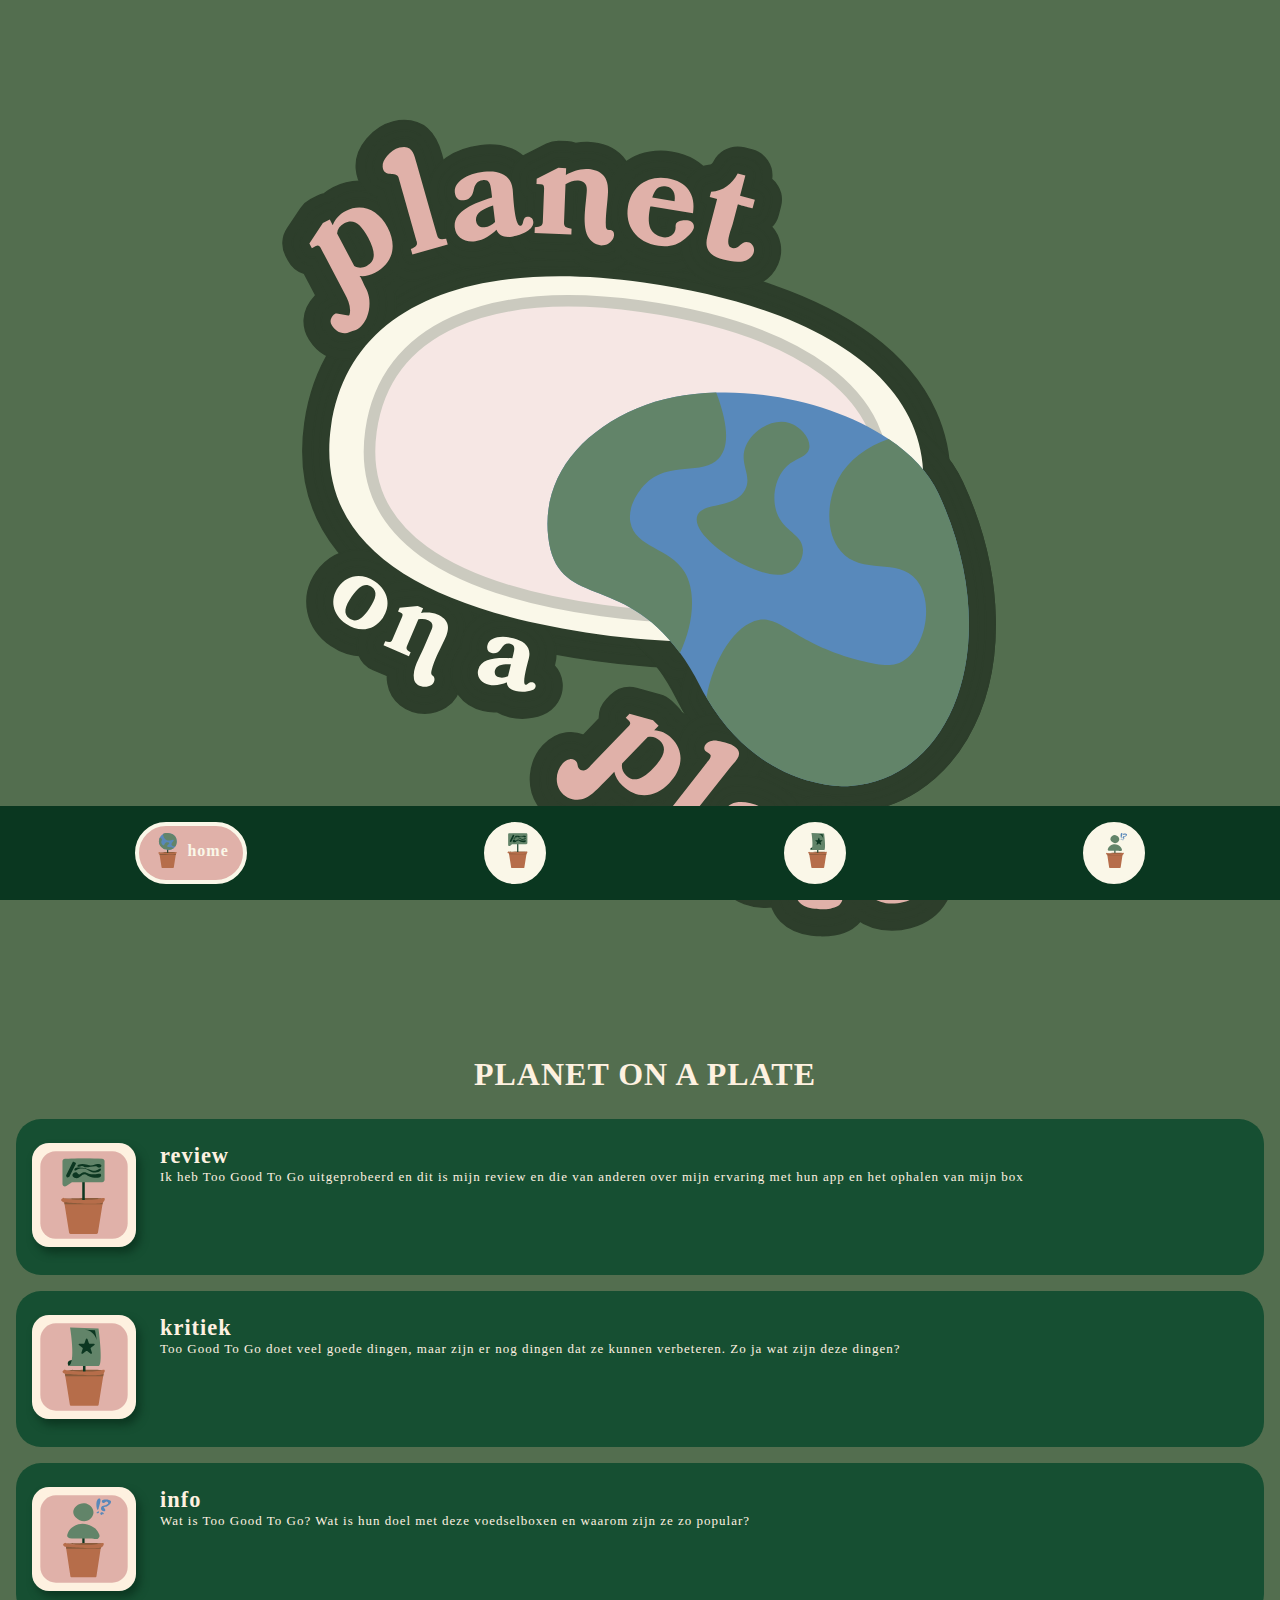
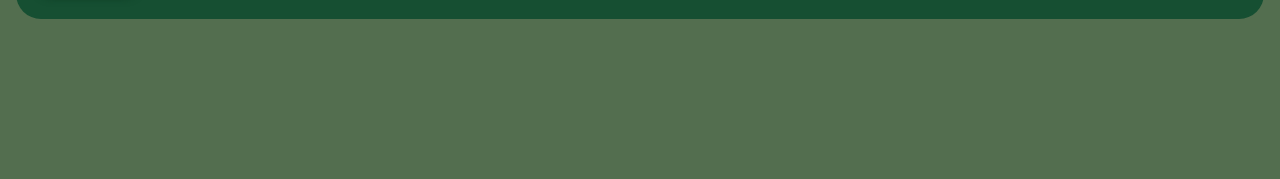
<file: index.html>
<!DOCTYPE html>
<html lang="nl">
<head>
    <meta charset="UTF-8">
    <link rel="stylesheet" href="css/style.css">
    <meta name="viewport" content="width=device-width, initial-scale=1.0">
    <title>planet on a plate</title>
</head>

<body class="page1">

    <img id="logo" src="images/logov2.svg" alt="logo planet on a plate">
    
    <h1>
        PLANET ON A PLATE
    </h1>

    <section>
        <a class="nav-homepage" href="review.html">
                <img src="images/icoon-review-v2.svg" alt="icoon van review pagina">
        </a>

        <div class="boxes">
            <h2>
                review
            </h2>
            <p>
                Ik heb Too Good To Go uitgeprobeerd en dit is mijn review en die van anderen over mijn ervaring met hun app en het ophalen van mijn box
            </p>
        </div>
    </section>

    <section>
        <a class="nav-homepage" href="kritiek.html">
            <img src="images/icoon-kritiek-v2.svg" alt="icoon van kritiek pagina">
        </a>

        <div class="boxes">
            <h2>
                kritiek
            </h2>
            <p>
                Too Good To Go doet veel goede dingen, maar zijn er nog dingen dat ze kunnen verbeteren. Zo ja wat zijn deze dingen?
            </p>
        </div>
    </section>

    <section>
        <a class="nav-homepage" href="info.html">
            <img src="images/icoon-info-v2.svg" alt="icoon van de informatie pagina">
        </a>
        <div class="boxes">
            <h2>
                info
            </h2>
            <p>
                Wat is Too Good To Go? Wat is hun doel met deze voedselboxen en waarom zijn ze zo popular?
            </p>
        </div>
    </section>
    <nav>
        <a id ="button1" href="index.html"> <img class ="icon" src = "images/icoon-home-v3.svg" alt="icoon van home pagina"> <p id="buttontext">home</p> </a>
        <a href="review.html"><img class ="icon" src = "images/icoon-review-v3.svg" alt="icoon van review pagina"></a>
        <a href="kritiek.html"><img class ="icon" src = "images/icoon-kritiek-v3.svg" alt="icoon van kritiek pagina"></a>
        <a href="info.html"><img class ="icon" src = "images/icoon-info-v3.svg" alt="icoon van informatiepagina"></a>
     </nav>

</body>
</html>
</file>
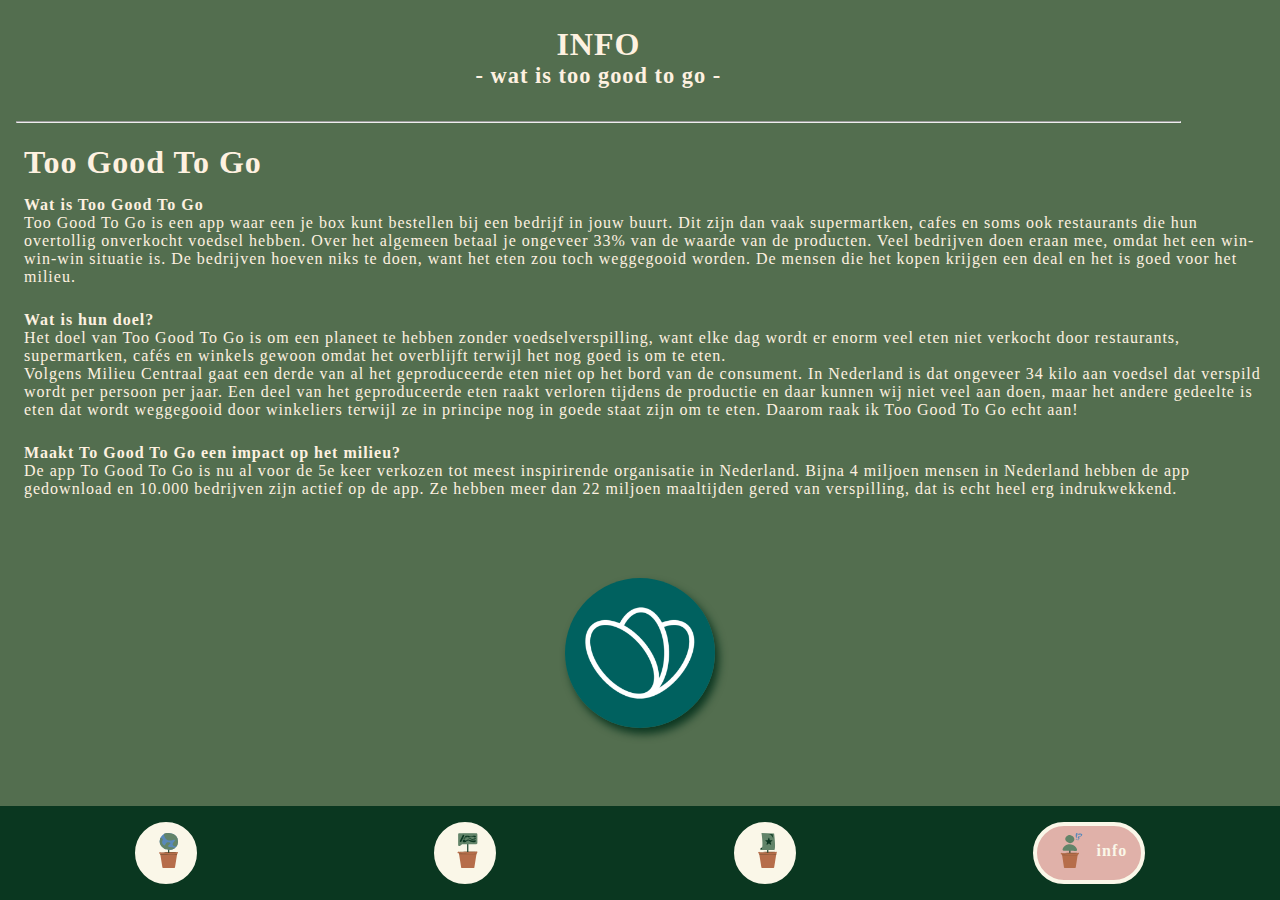
<file: info.html>
<!DOCTYPE html>
<html lang="nl">
<head>
    <meta charset="UTF-8">
    <link rel="stylesheet" href="css/style.css">
    <meta name="viewport" content="width=device-width, initial-scale=1.0">
    <title>planet on a plate</title>
</head>

<body class="page4">
    
    <header>
        <h1>
            INFO
        </h1>

        <h2>
            - wat is too good to go -
        </h2>
        <hr>
    </header>

    <h3>
        Too Good To Go
    </h3>

    <h4>
        Wat is Too Good To Go
    </h4>
    <p>
        Too Good To Go is een app waar een je box kunt bestellen bij een bedrijf in jouw buurt. Dit zijn dan vaak supermartken, cafes en soms ook restaurants die hun overtollig onverkocht voedsel hebben.
        Over het algemeen betaal je ongeveer 33% van de waarde van de producten. Veel bedrijven doen eraan mee, omdat het een win-win-win situatie is. De bedrijven hoeven niks te doen, want het eten zou toch weggegooid worden. De mensen die het kopen krijgen een deal en het is goed voor het milieu.


    </p>

    <h4>
        Wat is hun doel?
    </h4>
    <p>
        Het doel van Too Good To Go is om een planeet te hebben zonder voedselverspilling, want elke dag wordt er enorm veel eten niet verkocht door restaurants, supermartken, cafés en winkels gewoon omdat het overblijft terwijl het nog goed is om te eten. <br>
        Volgens Milieu Centraal gaat een derde van al het geproduceerde eten niet op het bord van de consument. In Nederland is dat ongeveer 34 kilo aan voedsel dat verspild wordt per persoon per jaar. Een deel van het geproduceerde eten raakt verloren tijdens de productie en daar kunnen wij niet veel aan doen, maar het andere gedeelte is eten dat wordt weggegooid door winkeliers terwijl ze in principe nog in goede staat zijn om te eten. Daarom raak ik Too Good To Go echt aan!
    </p>

    <h4>
        Maakt To Good To Go een impact op het milieu?
    </h4>
    <p>
        De app To Good To Go is nu al voor de 5e keer verkozen tot meest inspirirende organisatie in Nederland. Bijna 4 miljoen mensen in Nederland hebben de app gedownload en 10.000 bedrijven zijn actief op de app. Ze hebben meer dan 22 miljoen maaltijden gered van verspilling, dat is echt heel erg indrukwekkend. 
    </p>

    
    <a href="https://www.toogoodtogo.com/nl"><img class="logotgtg" src="images/tgtglogo.png" alt="logo van too good to go app"></a>

    <nav>
        <a href="index.html"> <img class ="icon" src = "images/icoon-home-v3.svg" alt="icoon van homepagina">  </a>
        <a href="review.html"><img class ="icon" src = "images/icoon-review-v3.svg" alt="icoon van reviewpagina"></a>
        <a href="kritiek.html"><img class ="icon" src = "images/icoon-kritiek-v3.svg" alt="icoon van kritiekpagina"></a>
        <a id="button4" href="info.html"><img class ="icon" src = "images/icoon-info-v3.svg" alt="icoon van informatiepagina"><p id="buttontext">info</p> </a>
     </nav>

</body>
</html>
</file>
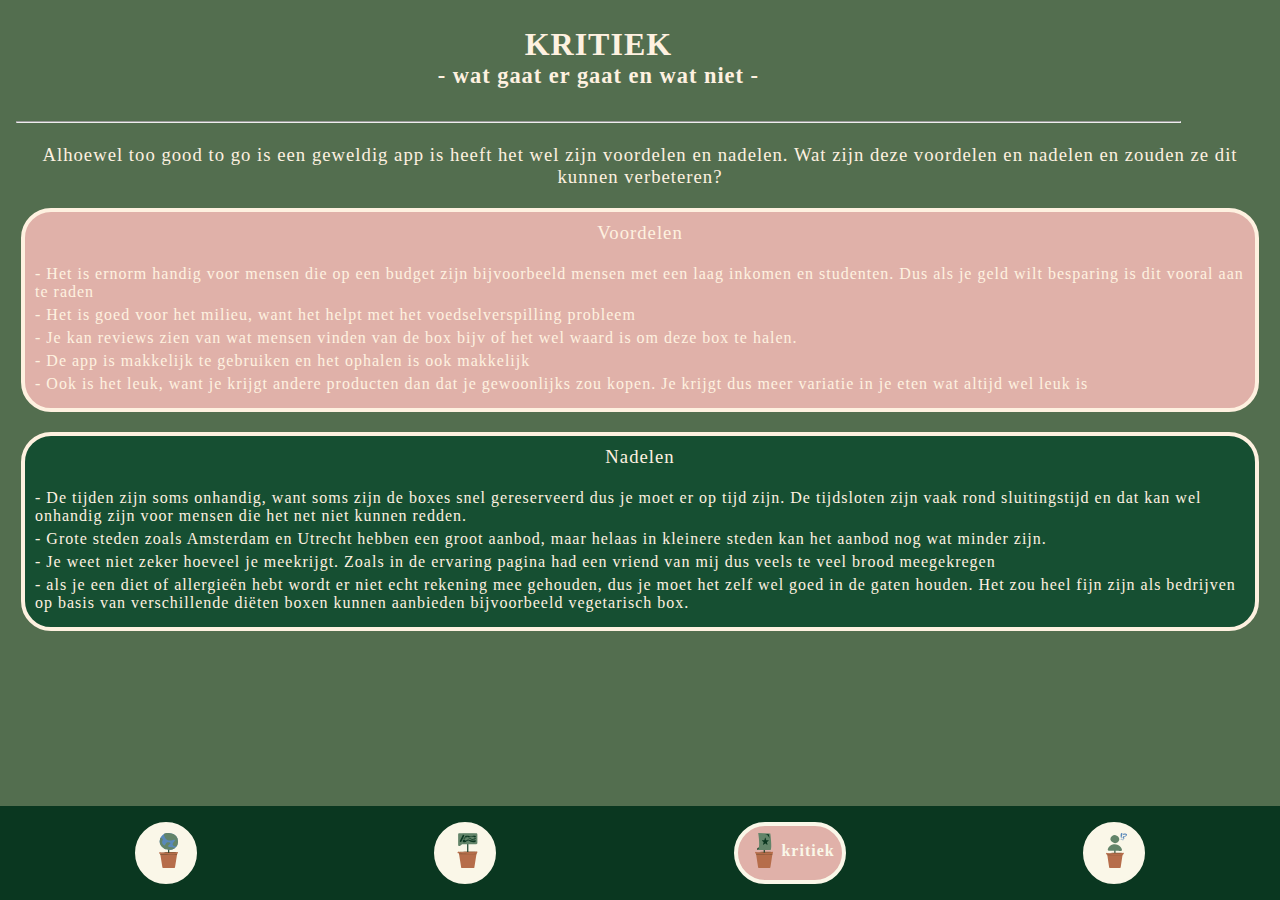
<file: kritiek.html>
<!DOCTYPE html>
<html lang="nl">
<head>
    <meta charset="UTF-8">
    <link rel="stylesheet" href="css/style.css">
    <meta name="viewport" content="width=device-width, initial-scale=1.0">
    <title>planet on a plate</title>
</head>

<body class="page3">
    <header>
        <h1>
            KRITIEK
        </h1>

        <h2>
            - wat gaat er gaat en wat niet - 
        </h2>
        <hr>
    </header>

    <article class="kritiek">
        <h3>
            Alhoewel too good to go is een geweldig app is heeft het wel zijn voordelen en nadelen. Wat zijn deze voordelen en nadelen en zouden ze dit kunnen verbeteren?
        </h3>

        <section>
        <h3>Voordelen</h3>
        <ul>

            <li>- Het is ernorm handig voor mensen die op een budget zijn bijvoorbeeld mensen met een laag inkomen en studenten. Dus als je geld wilt besparing is dit vooral aan te raden </li>

            <li>- Het is goed voor het milieu, want het helpt met het voedselverspilling probleem </li>

            <li>- Je kan reviews zien van wat mensen vinden van de box bijv of het wel waard is om deze box te halen.</li>

            <li>- De app is makkelijk te gebruiken en het ophalen is ook makkelijk</li>

            <li>- Ook is het leuk, want je krijgt andere producten dan dat je gewoonlijks zou kopen. Je krijgt dus meer variatie in je eten wat altijd wel leuk is </li>
        </ul>
        </section>

        <section>
        <h3>Nadelen</h3>
        <ul>

            
            <li> - De tijden zijn soms onhandig, want soms zijn de boxes snel gereserveerd dus je moet er op tijd zijn. De tijdsloten zijn vaak rond sluitingstijd en dat kan wel onhandig zijn voor mensen die het net niet kunnen redden. </li>

            <li> - Grote steden zoals Amsterdam en Utrecht hebben een groot aanbod, maar helaas in kleinere steden kan het aanbod nog wat minder zijn. </li>

            <li>- Je weet niet zeker hoeveel je meekrijgt. Zoals in de ervaring pagina had een vriend van mij dus veels te veel brood meegekregen </li>

            <li>- als je een diet of allergieën hebt wordt er niet echt rekening mee gehouden, dus je moet het zelf wel goed in de gaten houden. Het zou heel fijn zijn als bedrijven op basis van verschillende diëten boxen kunnen aanbieden bijvoorbeeld vegetarisch box. </li>
        </ul>
        </section>
    </article>





    <nav>
        <a href="index.html"> <img class ="icon" src= "images/icoon-home-v3.svg" alt="icoon van home pagina"></a>
        <a href="review.html"><img class ="icon" src= "images/icoon-review-v3.svg" alt="icoon van review pagina"></a>
        <a id="button3" href="kritiek.html"><img class ="icon" src= "images/icoon-kritiek-v3.svg" alt="icoon van kritiek pagina"> <p id="buttontext">kritiek</p></a>
        <a href="info.html"><img class ="icon" src = "images/icoon-info-v3.svg" alt="icoon van informatiepagina"></a>
     </nav>

</body>
</html>
</file>
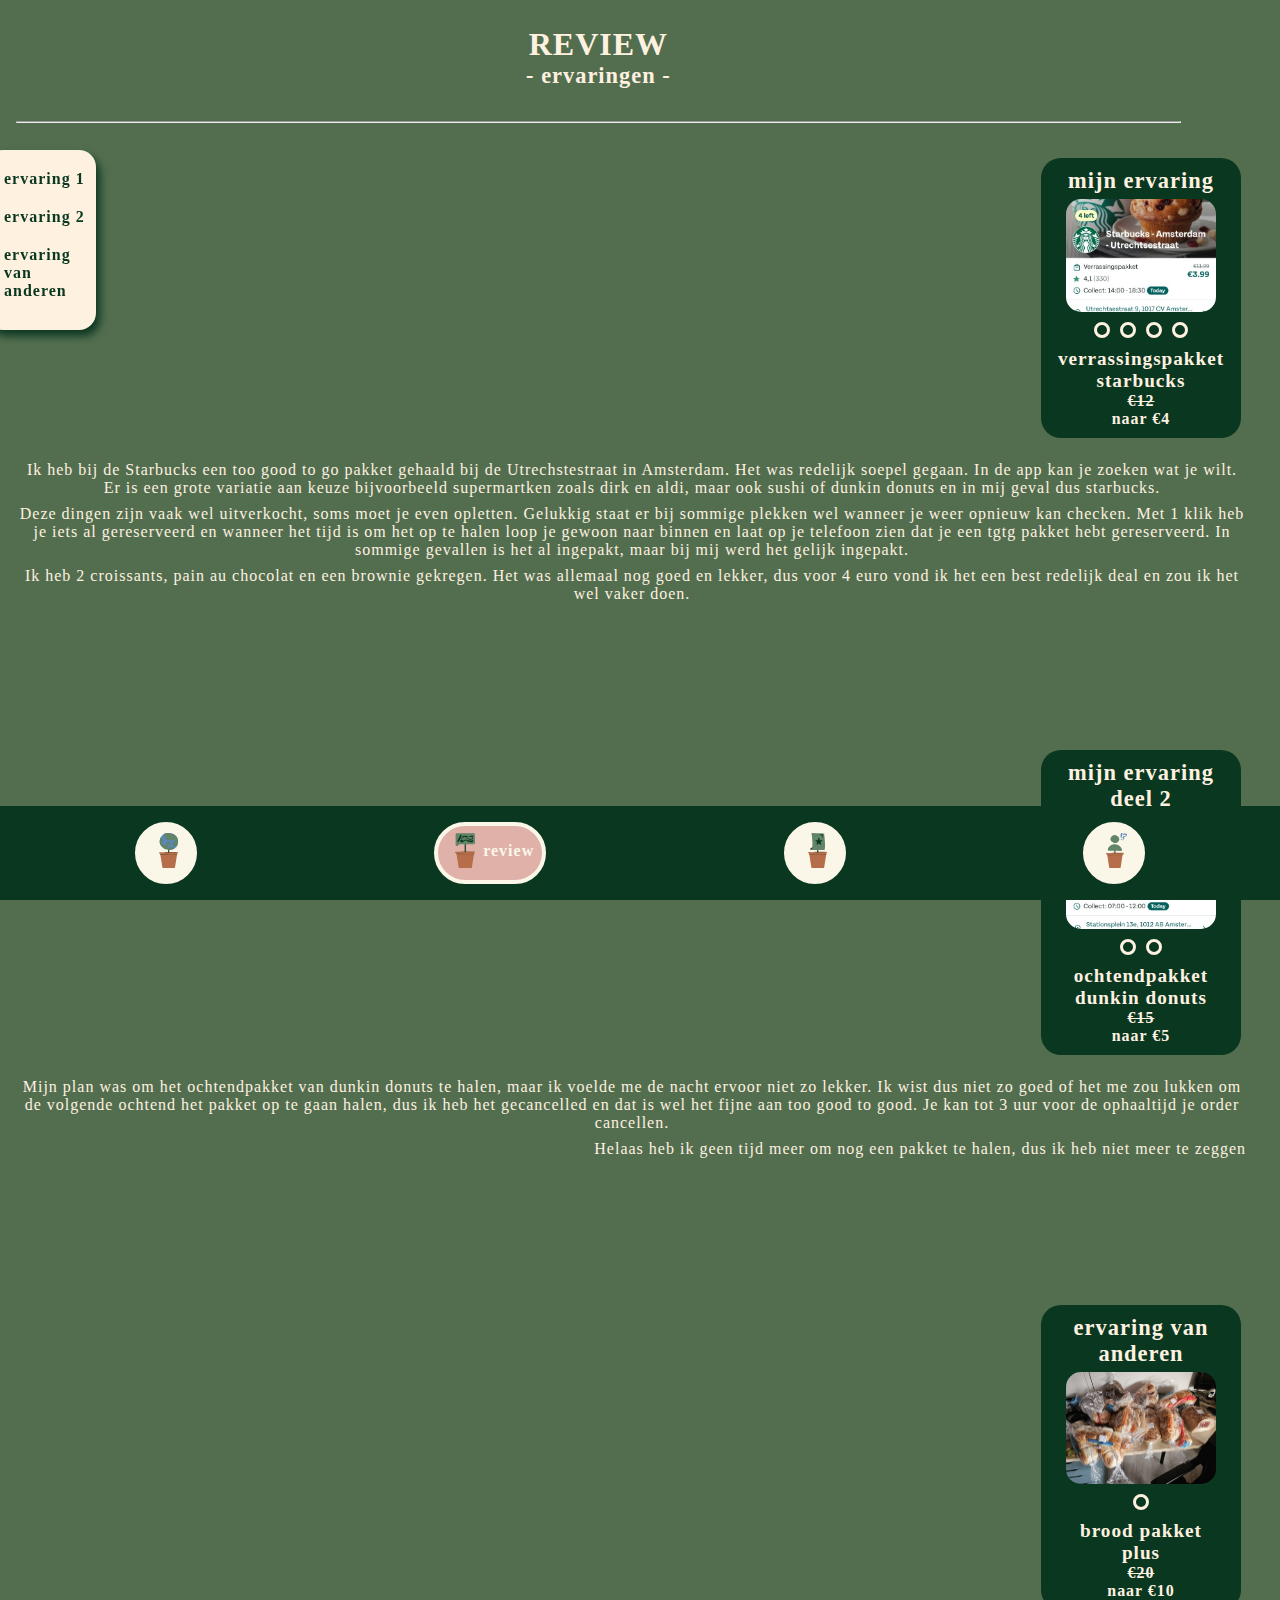
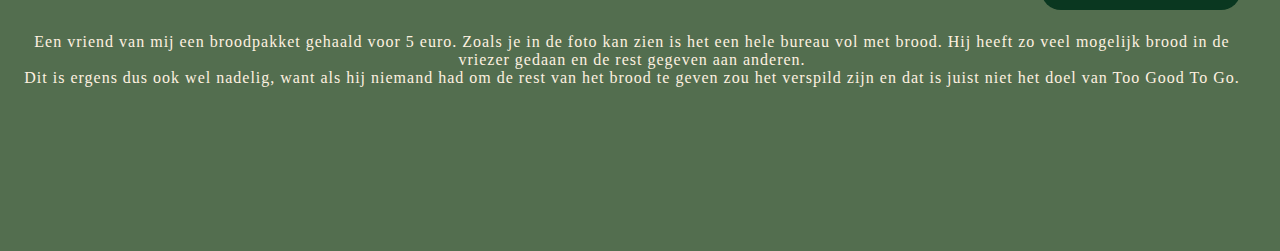
<file: review.html>
<!DOCTYPE html>
<html lang="nl">
<head>
    <meta charset="UTF-8">
    <link rel="stylesheet" href="css/style.css">
    <meta name="viewport" content="width=device-width, initial-scale=1.0">
    <title>planet on a plate</title>
</head>

<body class="page2">
    <header>
        <h1>
            REVIEW
        </h1>

        <h2>
            - ervaringen - 
        </h2>
        <hr>
    </header>

    <ul>
        <li><a href="#deel1"> ervaring 1 </a> </li>
            <li><a href="#deel2"> ervaring 2</a> </li>
                <li><a href="#deel3"> ervaring van anderen </a></li>
    </ul>

    <div class="reviews">
        <article id="deel1">
            <div class="introblok">
                <h3>mijn ervaring</h3>
                
                <div class="slider">

                    <div class="images">
                        <input type="radio" name="slide" id="img1">
                        <input type="radio" name="slide" id="img2">
                        <input type="radio" name="slide" id="img3">
                        <input type="radio" name="slide" id="img4">


                        <img src="images/s-bucksreview.jpg" class="m1" alt="foto van tgtg app">
                        <img src="images/s-bucksreview1.jpg" class="m2" alt="foto van verrassingspakket van starbucks">
                        <img src="images/s-bucksreview2.jpg" class="m3" alt="foto van croissants">
                        <img src="images/s-bucksreview3.jpg" class="m4" alt="foto van pain au chocolat">
                    </div>
                                    
                    <div class="dots">
                        <label for="img1"></label>
                        <label for="img2"></label>
                        <label for="img3"></label>
                        <label for="img4"></label>
                    </div>
                </div>
                
                <h4>
                    verrassingspakket starbucks
                </h4>

                <h5 class="line-thru">€12</h5>
                <h5>naar €4</h5>
            </div>
            
            <p>
                Ik heb bij de Starbucks een too good to go pakket gehaald bij de Utrechstestraat in Amsterdam. Het was redelijk soepel gegaan. In de app kan je zoeken wat je wilt. Er is een grote variatie aan keuze bijvoorbeeld supermartken zoals dirk en aldi, maar ook sushi of dunkin donuts en in mij geval dus starbucks.
            </p>
            
            <p>
                Deze dingen zijn vaak wel uitverkocht, soms moet je even opletten. Gelukkig staat er bij sommige plekken wel wanneer je weer opnieuw kan checken. Met 1 klik heb je iets al gereserveerd en wanneer het tijd is om het op te halen loop je gewoon naar binnen en laat op je telefoon zien dat je een tgtg pakket hebt gereserveerd. In sommige gevallen is het al ingepakt, maar bij mij werd het gelijk ingepakt.
            </p>

            <p>
                Ik heb 2 croissants, pain au chocolat en een brownie gekregen. Het was allemaal nog goed en lekker, dus voor 4 euro vond ik het een best redelijk deal en zou ik het wel vaker doen.
            </p>


        </article>

        <article id="deel2">
            <div class="introblok">
                <h3>mijn ervaring deel 2</h3>
                
                <div class="slider">

                    <div class="images">
                        <input type="radio" name="slide" id="img5">
                        <input type="radio" name="slide" id="img6">


                        <img src="images/dunkinreview.jpg" class="m5" alt="foto van tgtg pagina">
                        <img src="images/dunkinreview2.jpg" class="m6" alt="foto van tgtg pagina review">

                    </div>
                                    
                    <div class="dots">
                        <label for="img5"></label>
                        <label for="img6"></label>
                    </div>
                </div>
                
                <h4>
                    ochtendpakket dunkin donuts
                </h4>

                <h5 class="line-thru">€15</h5>
                <h5>naar €5</h5>
            </div>

            <p>
                Mijn plan was om het ochtendpakket van dunkin donuts te halen, maar ik voelde me de nacht ervoor niet zo lekker. Ik wist dus niet zo goed of het me zou lukken om de volgende ochtend het pakket op te gaan halen, dus ik heb het gecancelled en dat is wel het fijne aan too good to good. Je kan tot 3 uur voor de ophaaltijd je order cancellen. 
            </p>

            <p>
                Helaas heb ik geen tijd meer om nog een pakket te halen, dus ik heb niet meer te zeggen
            </p>
        </article>

        <article id="deel3">
            <div class="introblok">
                <h3>ervaring van anderen</h3>
                
                <div class="slider">

                    <div class="images">
                        <input type="radio" name="slide" id="img7">
                        <img src="images/tgtgreview.jpg" class="m7" alt="foto van een hele bureau vol met brood">
                    </div>
                                    
                    <div class="dots">
                        <label for="img7"></label>
                    </div>
                </div>
                
                <h4>
                    brood pakket plus
                </h4>

                <h5 class="line-thru">€20</h5>
                <h5>naar €10</h5>
            </div>

            <P>
                Een vriend van mij een broodpakket gehaald voor 5 euro. Zoals je in de foto kan zien is het een hele bureau vol met brood. Hij heeft zo veel mogelijk brood in de vriezer gedaan en de rest gegeven aan anderen. <br>
                Dit is ergens dus ook wel nadelig, want als hij niemand had om de rest van het brood te geven zou het verspild zijn en dat is juist niet het doel van Too Good To Go.
            </P>
        </article>
    </div>


    <nav>
        <a href="index.html"> <img class ="icon" src = "images/icoon-home-v3.svg" alt="icoon van homepagina">  </a>

        <a id = "button2" href="review.html"><img class ="icon" src = "images/icoon-review-v3.svg" alt="icoon van reviewpagina"> <p id="buttontext">review</p> </a>

        <a href="kritiek.html"><img class ="icon" src = "images/icoon-kritiek-v3.svg" alt="icoon van kritiekpagina"></a>
        
        <a href="info.html"><img class ="icon" src = "images/icoon-info-v3.svg" alt="icoon van informatiepagina"></a>
     </nav>

</body>
</html>
</file>
<file: css/style.css>
html {
    scroll-behavior: smooth;
}

* {
    margin: 0;
    padding: 0;
}

body{
    background-color: rgb(83, 110, 79);
    font-family: 'times new roman',calibri;
    color: rgb(254, 241, 224);
    padding: 1em 1em 0 1em;
    letter-spacing: 1px;
    margin-bottom: 10em;
}

nav {
    bottom: 0;
    left: 0;
    right: 0;
    z-index: 5;
    position: fixed;

    background-color: rgb(10, 55, 32) ;

    padding: 1em;
    margin: auto;
    display: flex;
    flex-direction: row;
    justify-content: space-around;

}

nav a {
    border: 4px solid  rgb(250, 247, 232);
    background-color: rgb(250, 247, 232) ;
    display: flex;
    border-radius: 50%;
    padding: 0.75em;
    text-decoration: none;
    margin-right: auto;
    margin-left: auto;
    font-weight: bold;
    transition: background-color 250ms ease;
    width: 30px;
    height: 30px;
}


a:hover {
    color: rgb(243, 236, 220) ;
    background-color: rgb(224, 177, 169);
}

h2 {
    font-size: 140%;
}

.icon {
    width: 5.7vw; 
    padding-left: 0.3em;
    margin-top: -5px;
}
.page1 h1 {
    padding-bottom: 10px;
    padding-left: 10px;
    text-align: center;
}

#button1, #button2, #button3, #button4 {
    background-color:rgb(224, 177, 169);
    border: 4px solid  rgb(250, 247, 232);
    width: 80px;
    border-radius: 40px;
}
#buttontext {
    margin-top: 0px;
    margin-left: 6px;
    padding: 4px 2px 4px 2px;
    font-size: medium;
    color: rgb(250, 247, 232);
}

#logo {
    display: block;
    margin-left: auto;
    margin-right: auto;
    margin-bottom: 2em;
    margin-top: 10px;
    width:80%;
}

section{
    background-color: rgb(22, 79, 50);
    border-radius: 25px;
    display: flex;
    flex-direction: row;
    gap: 1em;
    padding: 1.5em 1.5em 1.5em 1em;
    margin-top: 1em;

}

.boxes {
    display: flex;
    flex-direction: column;
    /* margin-top: -1em; */
}

.page1 section img {
    border-radius: 17px;
    box-shadow: 4px 6px 8px rgb(12, 55, 33);
    margin-right: 0.5em;
    width: 6.5em;
    height: 6.5em;
}

.page1 section p {
    font-size: small;
}


/* page review */
.page2 h1,.page3 h1,.page4 h1 {
    /* margin-top: -3px;
    margin-bottom: -9px; */
    margin-top: 10px;
}

hr {
    color: rgb(254, 241, 224);
    margin-top: 2em;
}

.page2 ul {
    list-style: none;
    position: fixed;
    top: 150px;
    
    width: 110px;
    height: 180px;
    background-color:rgb(254, 241, 224) ;
    border-radius: 17px;
    box-shadow: 4px 6px 8px rgb(12, 55, 33);
    margin-left: -30px;
}

.page2 ul li {
    padding-left: 18px;
    padding-top: 10px;
    padding-right: 8px;
    margin-top: 10px;
}

.page2 ul li a {
    color: rgb(10, 55, 32);
    text-decoration: none;
    font-weight: bold;
}


.reviews {
    display: flex;
    flex-direction: column;
    padding-right: 1em;
}

.introblok {
    display: flex;
    align-items: center;
    flex-direction: column;
    width: 150px;
    padding: 10px 25px 10px 25px;
    margin: 8px 7px 1em 0;
    border-radius: 20px;
    background-color: rgb(10, 55, 32);
}

#deel1, #deel2, #deel3 {
    align-self: flex-end;
    font-size: larger;
    padding-top: 7em;
    display: flex;
    align-items: flex-end;
    flex-direction: column;
}
.page2 p {
    padding: 4px 2px 4px 2px;
    text-align: center;
    font-size: smaller;
}
.page2 h3,.page2 h4 {
    text-align: center;
}

header {
    position: fixed;
    z-index: 1;
    background-color: rgb(83, 110, 79);
    width: 91%;
    text-align: center;

    margin-top: -16px;
    margin-left: -16px;
    padding-top: 16px;
    padding-left: 16px;
}

.slider {
    position: relative;
    overflow: hidden;
    width: 100%;
}
.images {
    display: flex;
    width: 100%;
}
.images img{
    width: 150px;
    transition: all 0.15s ease;
    border-radius: 15px;
    margin-top: 5px;
}

.images input {
    display: none;
}

.dots {
    display: flex;
    justify-content: center;
    margin: 5px;
}

.dots label {
    height: 10px;
    width: 10px;
    border-radius: 50%;
    border: solid rgb(254, 241, 224) 3px;
    cursor: pointer;
    transition: all 0.15s ease;
    margin: 5px;
}

.dots label:hover {background: rgb(254, 241, 224);
}

#img1:checked ~ .m1 {
    margin-left: 0;
}

#img2:checked ~ .m2 {
    margin-left: -100%;
}

#img3:checked ~ .m3 {
    margin-left: -200%;
}

#img4:checked ~ .m4 {
    margin-left: -300%;
}



#img5:checked ~ .m5 {
    margin-left: 0;
}

#img6:checked ~ .m6 {
    margin-left: -100%;
}

#img7:checked ~ .m7 {
    margin-left: 0;
}
.line-thru {
    text-decoration: line-through;
}

/* kritiek page */
.kritiek {
    margin-top: 8em;
}

.page3 h3 {
    font-weight: 500;
    text-align: center;
}



.page3 section {
    background-color:rgb(224, 177, 169) ;
    border: 4px solid rgb(254, 241, 224);
    border-radius: 30px;
    padding: 10px;
    margin: 20px 5px 20px 5px;
    font-weight: 500;
    display: flex;
    flex-direction: column;
}
.page3 section:nth-child(3) {
    background-color: rgb(22, 79, 50);
}
.page3 ul li {
    margin-bottom: 5px;
    margin-top: 5px;
    list-style: none;
}


/* info page */
.logotgtg {
    border-radius: 50%;
    display: block;
    margin-left: auto;
    margin-right: auto;
    width: 150px;
    margin-top: 5em;
    box-shadow: 4px 6px 8px rgb(12, 55, 33);
}

.page4 h3 {
    margin-top: 4em;
    margin-left: 8px;
    margin-bottom: 15px;
    font-size: xx-large;
}

.page4 h4 {
    margin-left: 8px;
}
.page4 p {
    margin-left: 8px;
    margin-bottom: 25px;
}
</file>
